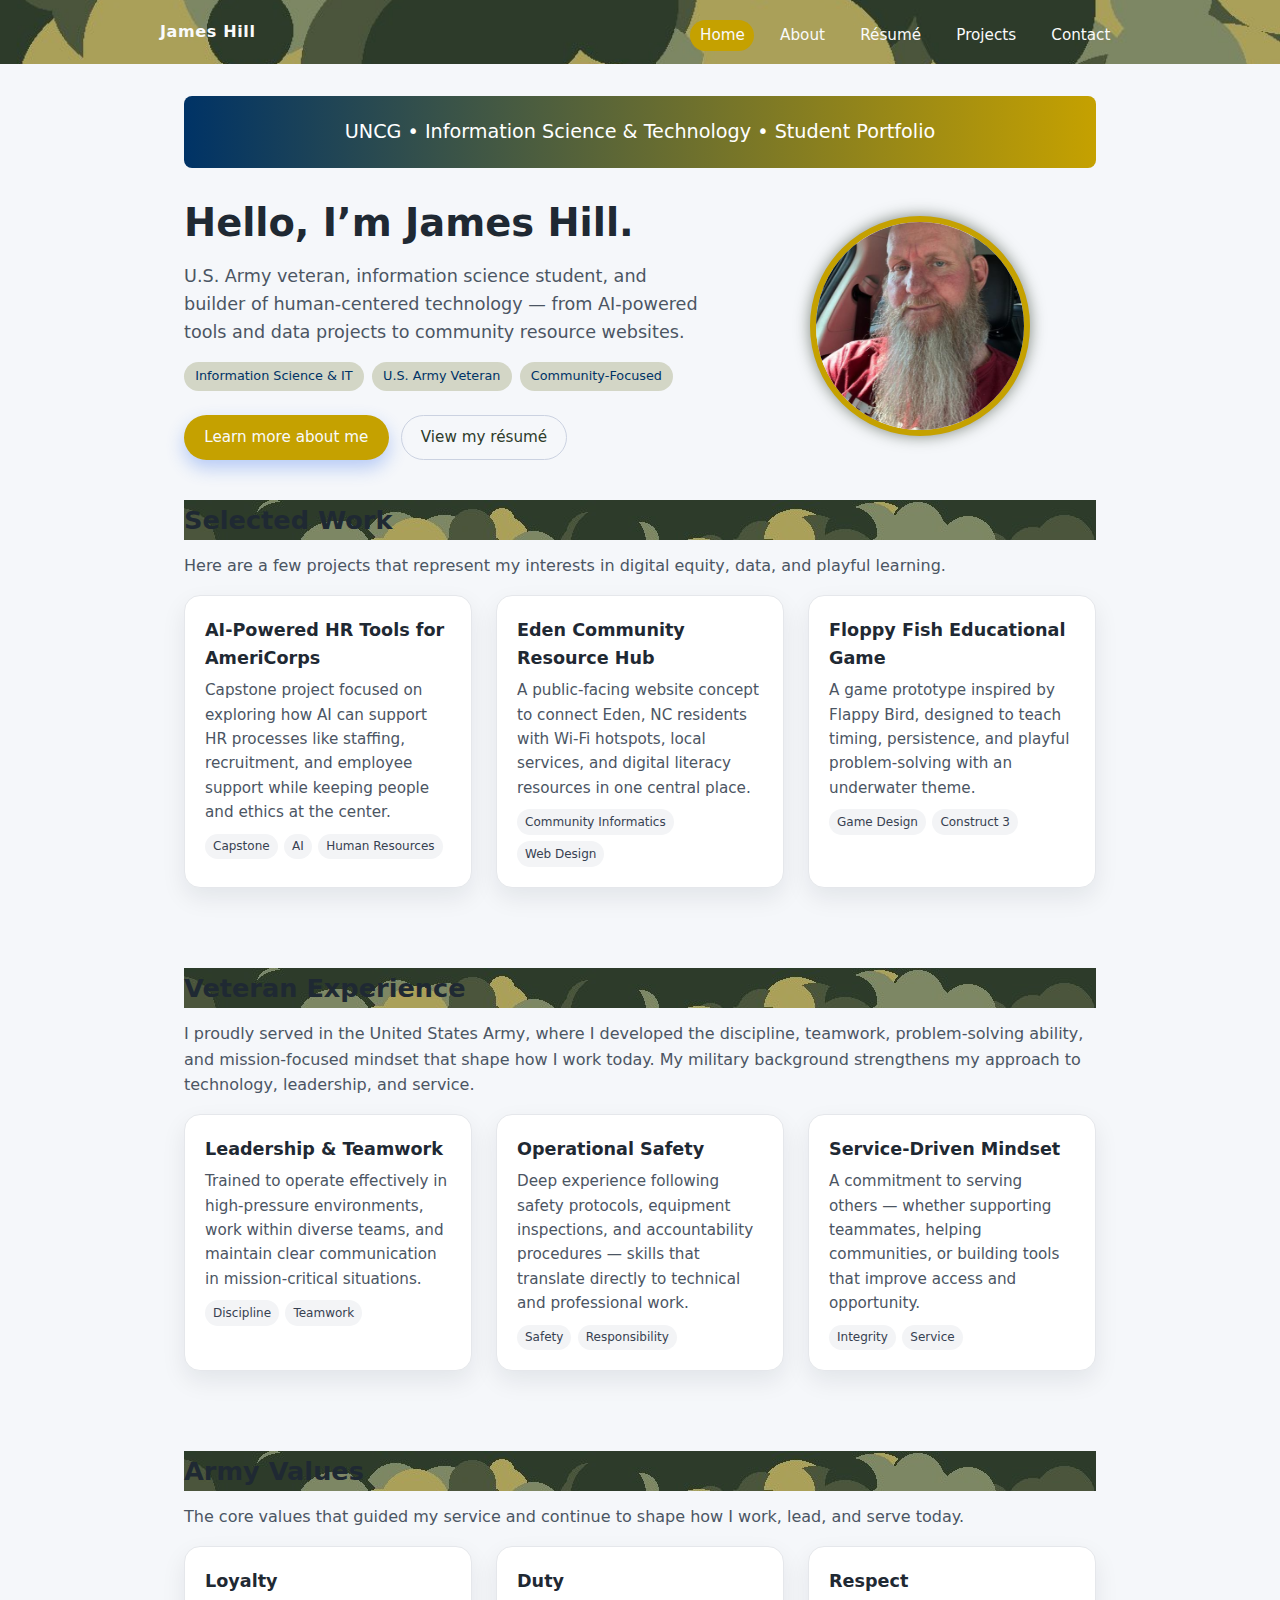
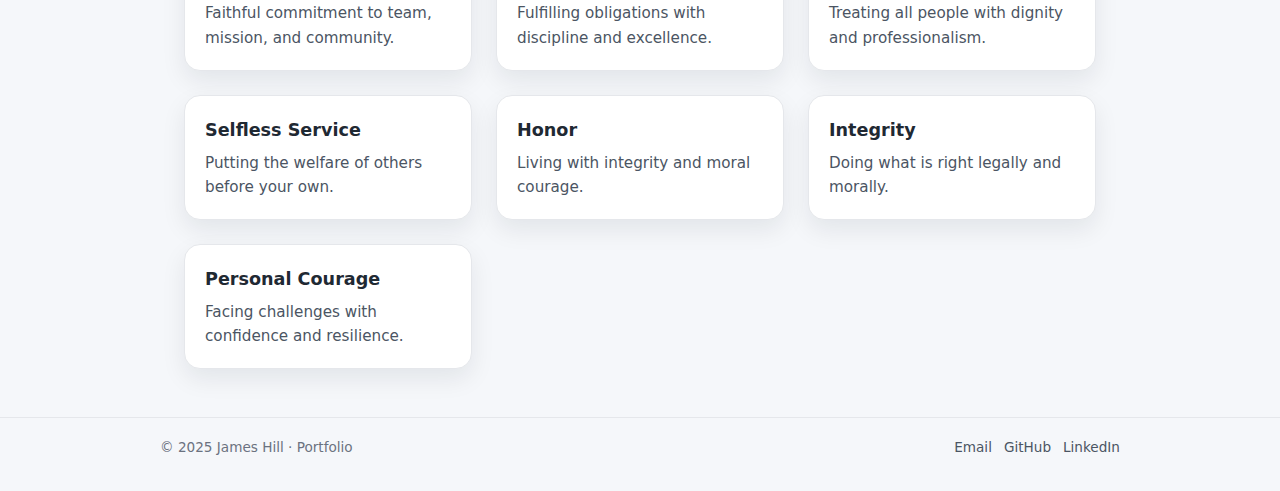
<file: index.html>
<!DOCTYPE html>
<html lang="en">
<head>
  <meta charset="UTF-8">
  <meta name="viewport" content="width=device-width, initial-scale=1.0">
  <title>Home - James Hill</title>
  <link rel="stylesheet" href="style.css">
</head>
<body>
  <header>
    <div class="nav-container">
      <div class="logo">James Hill</div>
      <nav>
        <ul>
          <li><a href="index.html" class="active">Home</a></li><li><a href="about.html" class="">About</a></li><li><a href="resume.html" class="">Résumé</a></li><li><a href="projects.html" class="">Projects</a></li><li><a href="contact.html" class="">Contact</a></li>
        </ul>
      </nav>
    </div>
  </header>
  <main>
<div style="
    background: linear-gradient(90deg, #003366, #C5A100);
    padding: 1.3rem;
    color: white;
    text-align: center;
    font-size: 1.2rem;
    margin-bottom: 1.5rem;
    border-radius: 0.5rem;">
  UNCG • Information Science & Technology • Student Portfolio
</div>


    <section class="hero">
      <div class="hero-text">
        <h1>Hello, I’m James Hill.</h1>
        <p class="lead">
          U.S. Army veteran, information science student, and builder of human‑centered technology —
          from AI‑powered tools and data projects to community resource websites.
        </p>
        <div class="badges">
          <span class="badge">Information Science &amp; IT</span>
          <span class="badge">U.S. Army Veteran</span>
          <span class="badge">Community‑Focused</span>
        </div>
        <div class="hero-actions">
          <a href="about.html" class="btn btn-primary">Learn more about me</a>
          <a href="resume.html" class="btn btn-outline">View my résumé</a>
        </div>
      </div>
      <div class="hero-avatar">
        <img src="assets/avatar.jpg" alt="Avatar of James Hill">
      </div>
    </section>

    <section class="section">
      <h2>Selected Work</h2>
      <p>Here are a few projects that represent my interests in digital equity, data, and playful learning.</p>

      <div class="card-grid">
        <article class="card">
          <h3>AI‑Powered HR Tools for AmeriCorps</h3>
          <p>
            Capstone project focused on exploring how AI can support HR processes like staffing,
            recruitment, and employee support while keeping people and ethics at the center.
          </p>
          <div class="tag-row">
            <span class="tag">Capstone</span>
            <span class="tag">AI</span>
            <span class="tag">Human Resources</span>
          </div>
        </article>

        <article class="card">
          <h3>Eden Community Resource Hub</h3>
          <p>
            A public‑facing website concept to connect Eden, NC residents with Wi‑Fi hotspots,
            local services, and digital literacy resources in one central place.
          </p>
          <div class="tag-row">
            <span class="tag">Community Informatics</span>
            <span class="tag">Web Design</span>
          </div>
        </article>

        <article class="card">
          <h3>Floppy Fish Educational Game</h3>
          <p>
            A game prototype inspired by Flappy Bird, designed to teach timing,
            persistence, and playful problem‑solving with an underwater theme.
          </p>
          <div class="tag-row">
            <span class="tag">Game Design</span>
            <span class="tag">Construct 3</span>
          </div>
        </article>
      </div>
    </section>

  
<section class="section">
  <h2>Veteran Experience</h2>
  <p>
    I proudly served in the United States Army, where I developed the discipline, teamwork,
    problem‑solving ability, and mission‑focused mindset that shape how I work today.
    My military background strengthens my approach to technology, leadership, and service.
  </p>
  <div class="card-grid">
    <article class="card">
      <h3>Leadership & Teamwork</h3>
      <p>
        Trained to operate effectively in high‑pressure environments, work within diverse teams,
        and maintain clear communication in mission‑critical situations.
      </p>
      <div class="tag-row"><span class="tag">Discipline</span><span class="tag">Teamwork</span></div>
    </article>
    <article class="card">
      <h3>Operational Safety</h3>
      <p>
        Deep experience following safety protocols, equipment inspections, and accountability
        procedures — skills that translate directly to technical and professional work.
      </p>
      <div class="tag-row"><span class="tag">Safety</span><span class="tag">Responsibility</span></div>
    </article>
    <article class="card">
      <h3>Service‑Driven Mindset</h3>
      <p>
        A commitment to serving others — whether supporting teammates, helping communities,
        or building tools that improve access and opportunity.
      </p>
      <div class="tag-row"><span class="tag">Integrity</span><span class="tag">Service</span></div>
    </article>
  </div>
</section>


<div class="section">
  <h2>Army Values</h2>
  <p>The core values that guided my service and continue to shape how I work, lead, and serve today.</p>
  <div class="card-grid">
    <article class="card"><h3>Loyalty</h3><p>Faithful commitment to team, mission, and community.</p></article>
    <article class="card"><h3>Duty</h3><p>Fulfilling obligations with discipline and excellence.</p></article>
    <article class="card"><h3>Respect</h3><p>Treating all people with dignity and professionalism.</p></article>
    <article class="card"><h3>Selfless Service</h3><p>Putting the welfare of others before your own.</p></article>
    <article class="card"><h3>Honor</h3><p>Living with integrity and moral courage.</p></article>
    <article class="card"><h3>Integrity</h3><p>Doing what is right legally and morally.</p></article>
    <article class="card"><h3>Personal Courage</h3><p>Facing challenges with confidence and resilience.</p></article>
  </div>
</div>

</main>
  <footer>
    <div class="footer-inner">
      <div>© 2025 James Hill · Portfolio</div>
      <div class="footer-links">
        <a href="mailto:ywevis74@gmail.com">Email</a>
        <a href="https://github.com/" target="_blank" rel="noopener">GitHub</a>
        <a href="https://www.linkedin.com/" target="_blank" rel="noopener">LinkedIn</a>
      </div>
    </div>
  </footer>
</body>
</html>
</file>
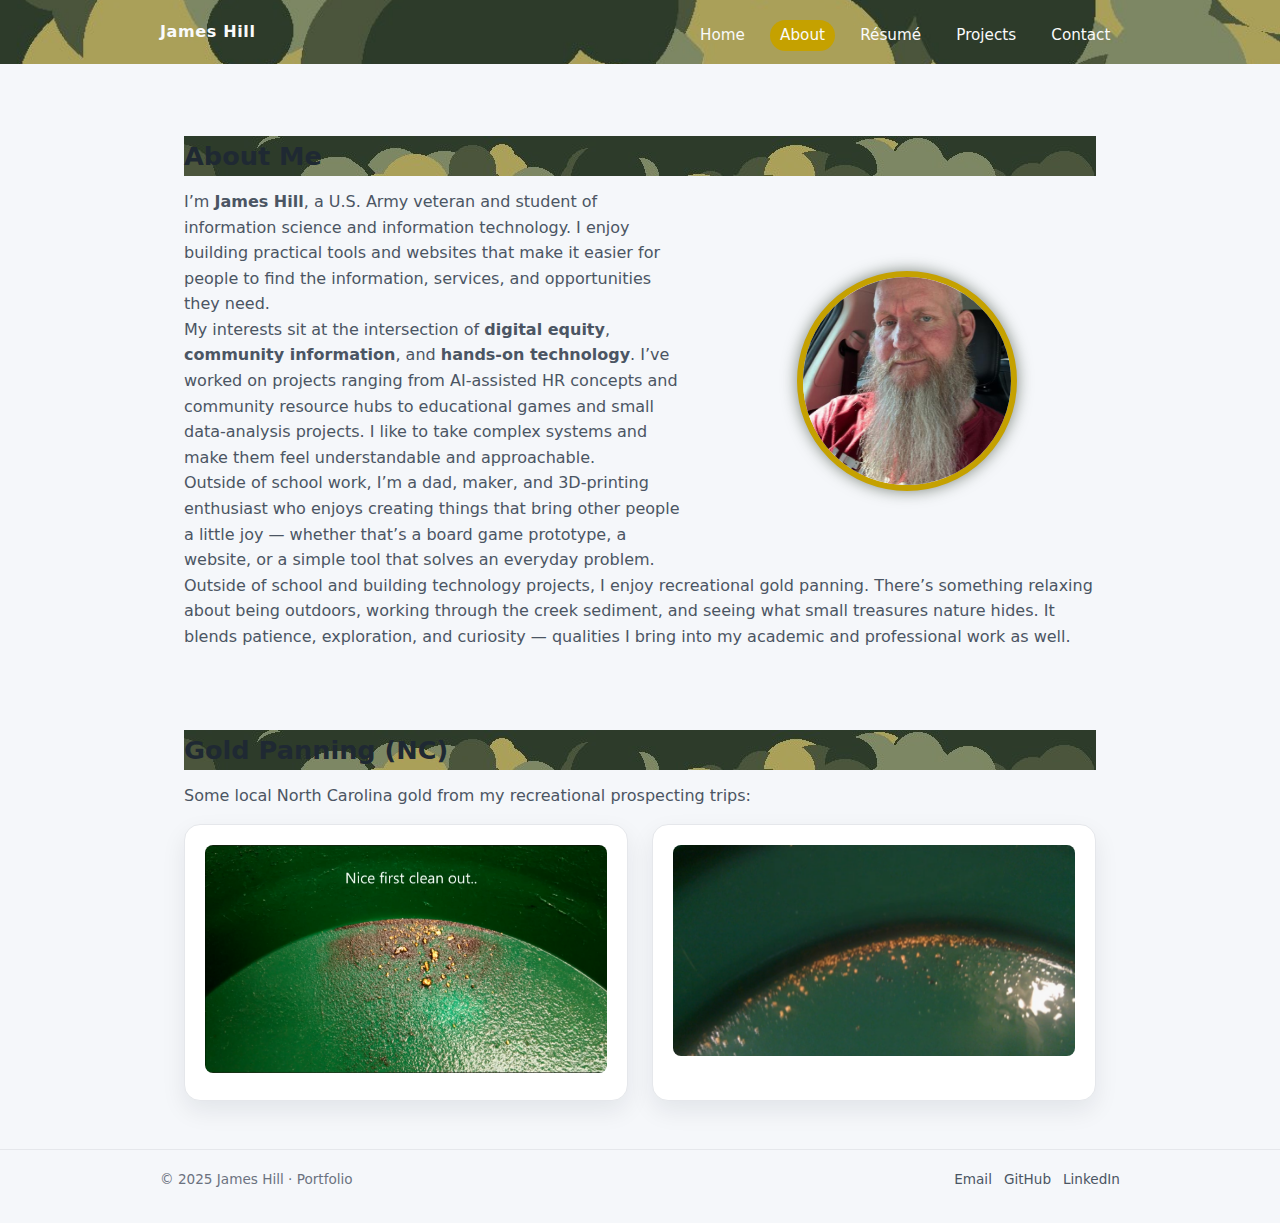
<file: about.html>
<!DOCTYPE html>
<html lang="en">
<head>
  <meta charset="UTF-8">
  <meta name="viewport" content="width=device-width, initial-scale=1.0">
  <title>About - James Hill</title>
  <link rel="stylesheet" href="style.css">
</head>
<body>
  <header>
    <div class="nav-container">
      <div class="logo">James Hill</div>
      <nav>
        <ul>
          <li><a href="index.html" class="">Home</a></li><li><a href="about.html" class="active">About</a></li><li><a href="resume.html" class="">Résumé</a></li><li><a href="projects.html" class="">Projects</a></li><li><a href="contact.html" class="">Contact</a></li>
        </ul>
      </nav>
    </div>
  </header>
  <main>

    <section class="section">
      <h2>About Me</h2>
      <div class="hero" style="grid-template-columns:minmax(0,2fr) minmax(0,1.5fr);">
        <div>
          <p>
            I’m <strong>James Hill</strong>, a U.S. Army veteran and student of information science and
            information technology. I enjoy building practical tools and websites that make it easier
            for people to find the information, services, and opportunities they need.
          </p>
          <p>
            My interests sit at the intersection of <strong>digital equity</strong>, <strong>community
            information</strong>, and <strong>hands‑on technology</strong>. I’ve worked on projects ranging
            from AI‑assisted HR concepts and community resource hubs to educational games and
            small data‑analysis projects. I like to take complex systems and make them feel
            understandable and approachable.
          </p>
          <p>
            Outside of school work, I’m a dad, maker, and 3D‑printing enthusiast who enjoys creating
            things that bring other people a little joy — whether that’s a board game prototype,
            a website, or a simple tool that solves an everyday problem.
          </p>
        </div>
        <div class="hero-avatar">
          <img src="assets/avatar.jpg" alt="Avatar of James Hill">
        </div>
      </div>
    
<p>
  Outside of school and building technology projects, I enjoy recreational gold panning.
  There’s something relaxing about being outdoors, working through the creek sediment,
  and seeing what small treasures nature hides. It blends patience, exploration, and curiosity
  — qualities I bring into my academic and professional work as well.
</p>

</section>
<div class="section">
  <h2>Gold Panning (NC)</h2>
  <p>Some local North Carolina gold from my recreational prospecting trips:</p>
  <div class="card-grid">
    <article class="card">
      <img src="assets/gold1.png" alt="Gold panning photo 1" style="width:100%; border-radius:0.5rem;">
    </article>
    <article class="card">
      <img src="assets/gold2.png" alt="Gold panning photo 2" style="width:100%; border-radius:0.5rem;">
    </article>
  </div>
</div>


  </main>
  <footer>
    <div class="footer-inner">
      <div>© 2025 James Hill · Portfolio</div>
      <div class="footer-links">
        <a href="mailto:ywevis74@gmail.com">Email</a>
        <a href="https://github.com/" target="_blank" rel="noopener">GitHub</a>
        <a href="https://www.linkedin.com/" target="_blank" rel="noopener">LinkedIn</a>
      </div>
    </div>
  </footer>
</body>
</html>
</file>
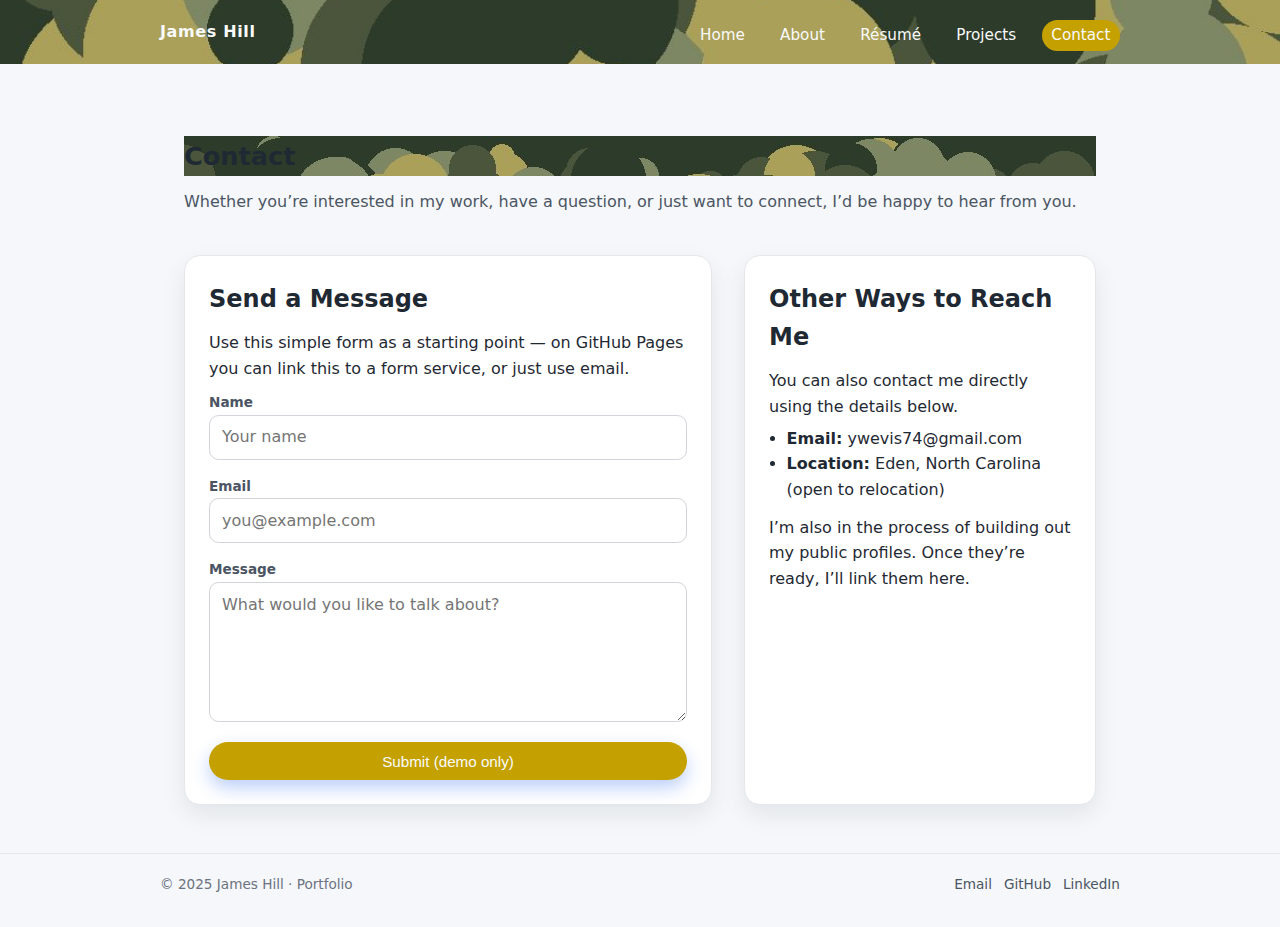
<file: contact.html>
<!DOCTYPE html>
<html lang="en">
<head>
  <meta charset="UTF-8">
  <meta name="viewport" content="width=device-width, initial-scale=1.0">
  <title>Contact - James Hill</title>
  <link rel="stylesheet" href="style.css">
</head>
<body>
  <header>
    <div class="nav-container">
      <div class="logo">James Hill</div>
      <nav>
        <ul>
          <li><a href="index.html" class="">Home</a></li><li><a href="about.html" class="">About</a></li><li><a href="resume.html" class="">Résumé</a></li><li><a href="projects.html" class="">Projects</a></li><li><a href="contact.html" class="active">Contact</a></li>
        </ul>
      </nav>
    </div>
  </header>
  <main>

    <section class="section">
      <h2>Contact</h2>
      <p>
        Whether you’re interested in my work, have a question, or just want to connect,
        I’d be happy to hear from you.
      </p>
    </section>

    <section class="contact-layout">
      <div class="contact-card">
        <h2>Send a Message</h2>
        <p>Use this simple form as a starting point — on GitHub Pages you can link this to a form service, or just use email.</p>
        <form>
          <div>
            <label for="name">Name</label>
            <input id="name" type="text" placeholder="Your name">
          </div>
          <div>
            <label for="email">Email</label>
            <input id="email" type="email" placeholder="you@example.com">
          </div>
          <div>
            <label for="message">Message</label>
            <textarea id="message" placeholder="What would you like to talk about?"></textarea>
          </div>
          <button type="submit" class="btn btn-primary">Submit (demo only)</button>
        </form>
      </div>

      <aside class="info-card">
        <h2>Other Ways to Reach Me</h2>
        <p>You can also contact me directly using the details below.</p>
        <ul>
          <li><strong>Email:</strong> <a href="mailto:ywevis74@gmail.com">ywevis74@gmail.com</a></li>
          <li><strong>Location:</strong> Eden, North Carolina (open to relocation)</li>
        </ul>
        <p style="margin-top:0.75rem;">
          I’m also in the process of building out my public profiles. Once they’re ready,
          I’ll link them here.
        </p>
      </aside>
    </section>

  </main>
  <footer>
    <div class="footer-inner">
      <div>© 2025 James Hill · Portfolio</div>
      <div class="footer-links">
        <a href="mailto:ywevis74@gmail.com">Email</a>
        <a href="https://github.com/" target="_blank" rel="noopener">GitHub</a>
        <a href="https://www.linkedin.com/" target="_blank" rel="noopener">LinkedIn</a>
      </div>
    </div>
  </footer>
</body>
</html>
</file>
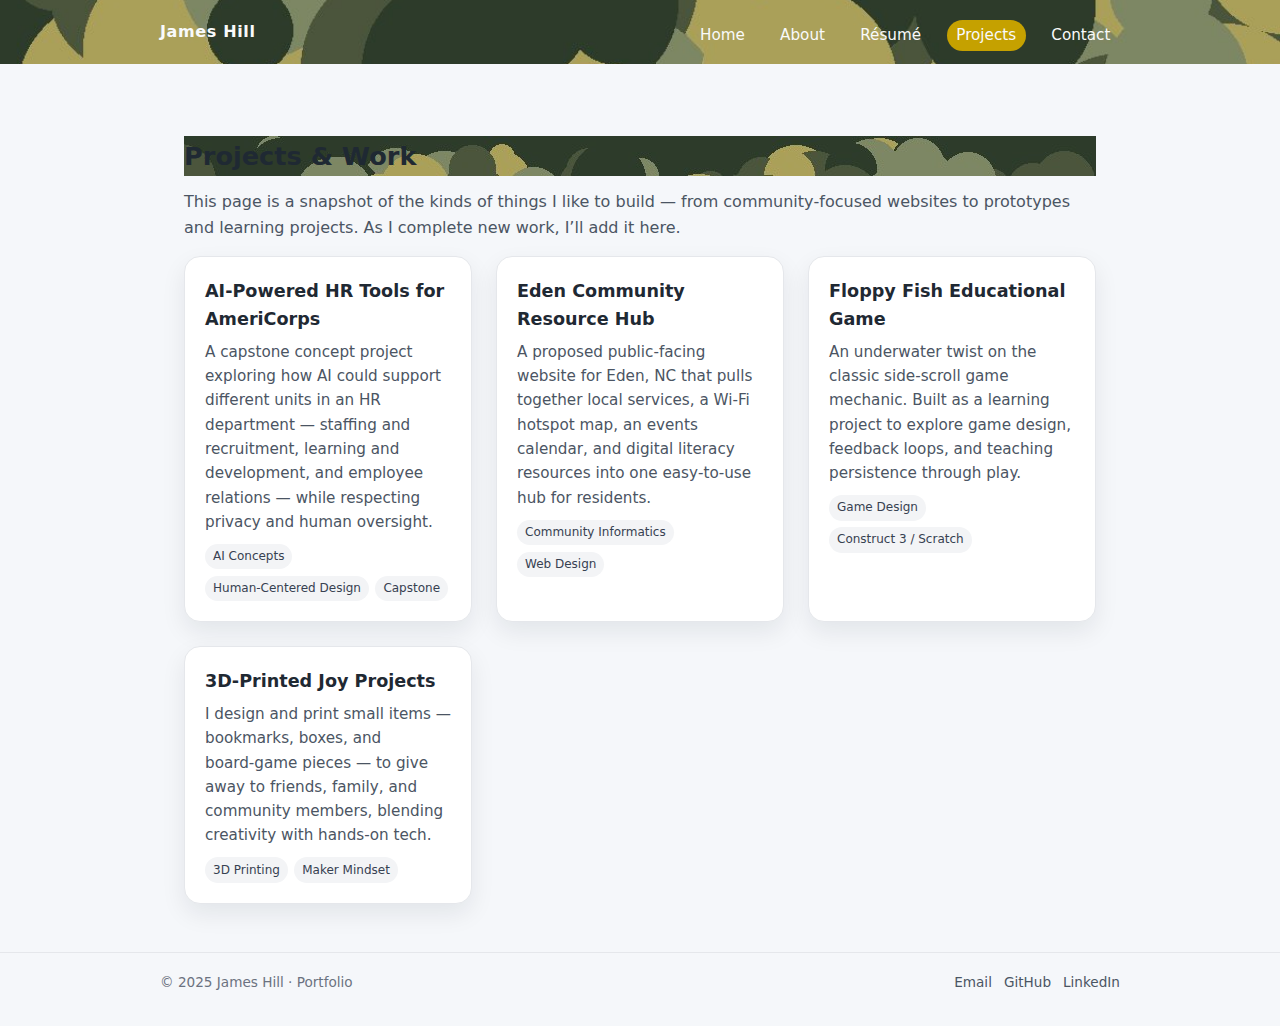
<file: projects.html>
<!DOCTYPE html>
<html lang="en">
<head>
  <meta charset="UTF-8">
  <meta name="viewport" content="width=device-width, initial-scale=1.0">
  <title>Projects - James Hill</title>
  <link rel="stylesheet" href="style.css">
</head>
<body>
  <header>
    <div class="nav-container">
      <div class="logo">James Hill</div>
      <nav>
        <ul>
          <li><a href="index.html" class="">Home</a></li><li><a href="about.html" class="">About</a></li><li><a href="resume.html" class="">Résumé</a></li><li><a href="projects.html" class="active">Projects</a></li><li><a href="contact.html" class="">Contact</a></li>
        </ul>
      </nav>
    </div>
  </header>
  <main>

    <section class="section">
      <h2>Projects &amp; Work</h2>
      <p>
        This page is a snapshot of the kinds of things I like to build — from community‑focused
        websites to prototypes and learning projects. As I complete new work, I’ll add it here.
      </p>

      <div class="card-grid">
        <article class="card">
          <h3>AI‑Powered HR Tools for AmeriCorps</h3>
          <p>
            A capstone concept project exploring how AI could support different units in an HR
            department — staffing and recruitment, learning and development, and employee relations —
            while respecting privacy and human oversight.
          </p>
          <div class="tag-row">
            <span class="tag">AI Concepts</span>
            <span class="tag">Human‑Centered Design</span>
            <span class="tag">Capstone</span>
          </div>
        </article>

        <article class="card">
          <h3>Eden Community Resource Hub</h3>
          <p>
            A proposed public‑facing website for Eden, NC that pulls together local services,
            a Wi‑Fi hotspot map, an events calendar, and digital literacy resources into one
            easy‑to‑use hub for residents.
          </p>
          <div class="tag-row">
            <span class="tag">Community Informatics</span>
            <span class="tag">Web Design</span>
          </div>
        </article>

        <article class="card">
          <h3>Floppy Fish Educational Game</h3>
          <p>
            An underwater twist on the classic side‑scroll game mechanic. Built as a learning
            project to explore game design, feedback loops, and teaching persistence through play.
          </p>
          <div class="tag-row">
            <span class="tag">Game Design</span>
            <span class="tag">Construct 3 / Scratch</span>
          </div>
        </article>

        <article class="card">
          <h3>3D‑Printed Joy Projects</h3>
          <p>
            I design and print small items — bookmarks, boxes, and board‑game pieces — to give
            away to friends, family, and community members, blending creativity with hands‑on tech.
          </p>
          <div class="tag-row">
            <span class="tag">3D Printing</span>
            <span class="tag">Maker Mindset</span>
          </div>
        </article>
      </div>
    </section>

  </main>
  <footer>
    <div class="footer-inner">
      <div>© 2025 James Hill · Portfolio</div>
      <div class="footer-links">
        <a href="mailto:ywevis74@gmail.com">Email</a>
        <a href="https://github.com/" target="_blank" rel="noopener">GitHub</a>
        <a href="https://www.linkedin.com/" target="_blank" rel="noopener">LinkedIn</a>
      </div>
    </div>
  </footer>
</body>
</html>
</file>
<file: style.css>
* {
  box-sizing: border-box;
  margin: 0;
  padding: 0;
}

body {
  font-family: system-ui, -apple-system, BlinkMacSystemFont, "Segoe UI", sans-serif;
  line-height: 1.6;
  color: #1f2933;
  background-color: #f5f7fa;
}

a {
  text-decoration: none;
  color: inherit;
}


header {
  background: url('assets/header_camo.jpg') center/cover no-repeat !important;
  color: #f9fafb;
  padding: 1rem 1.5rem;
  position: sticky;
  top: 0;
  z-index: 10;
}


.nav-container {
  max-width: 960px;
  margin: 0 auto;
  display: flex;
  align-items: center;
  justify-content: space-between;
}

.logo {
  font-weight: 700;
  letter-spacing: 0.04em;
}

nav ul {
  list-style: none;
  display: flex;
  gap: 1rem;
}

nav a {
  padding: 0.4rem 0.6rem;
  border-radius: 999px;
  font-size: 0.95rem;
}

nav a:hover,
nav a.active {
  background: #C5A100;
  color: #f9fafb;
}

main {
  max-width: 960px;
  margin: 2rem auto 3rem;
  padding: 0 1.5rem;
}

.hero {
  display: grid;
  grid-template-columns: minmax(0, 3fr) minmax(0, 2fr);
  gap: 2rem;
  align-items: center;
}

.hero-text h1 {
  font-size: 2.4rem;
  margin-bottom: 0.5rem;
}

.hero-text p.lead {
  font-size: 1.1rem;
  color: #4b5563;
  margin-bottom: 1rem;
}

.badges {
  display: flex;
  flex-wrap: wrap;
  gap: 0.5rem;
  margin-bottom: 1.5rem;
}

.badge {
  background: #D3D6C6;
  color: #003366;
  padding: 0.25rem 0.7rem;
  border-radius: 999px;
  font-size: 0.8rem;
}

.hero-actions {
  display: flex;
  flex-wrap: wrap;
  gap: 0.75rem;
}

.btn {
  display: inline-flex;
  align-items: center;
  justify-content: center;
  padding: 0.6rem 1.2rem;
  border-radius: 999px;
  border: 1px solid transparent;
  font-weight: 500;
  font-size: 0.95rem;
  cursor: pointer;
  transition: transform 0.08s ease, box-shadow 0.08s ease, background 0.08s ease;
}

.btn-primary {
  background: #C5A100;
  color: #f9fafb;
  box-shadow: 0 8px 18px rgba(37, 99, 235, 0.3);
}

.btn-outline {
  background: transparent;
  color: #2D3B2A;
  border-color: #cbd2e1;
}

.btn:hover {
  transform: translateY(-1px);
  box-shadow: 0 10px 22px rgba(15, 23, 42, 0.18);
}

.hero-avatar {
  display: flex;
  justify-content: center;
}

.hero-avatar img {
  width: 220px;
  height: 220px;
  border-radius: 999px;
  object-fit: cover;
  border: 4px solid #e5e7eb;
  box-shadow: 0 14px 40px rgba(15, 23, 42, 0.28);
  background: #2D3B2A;
}

.section {
  margin-bottom: 2.5rem;
}

.section h2 {
  font-size: 1.6rem;
  margin-bottom: 0.75rem;
}

.section p {
  color: #4b5563;
}

.card-grid {
  display: grid;
  grid-template-columns: repeat(auto-fit, minmax(260px, 1fr));
  gap: 1.5rem;
  margin-top: 1rem;
}

.card {
  background: #ffffff;
  border-radius: 1rem;
  padding: 1.25rem;
  box-shadow: 0 10px 25px rgba(15, 23, 42, 0.08);
  border: 1px solid #e5e7eb;
}

.card h3 {
  margin-bottom: 0.4rem;
  font-size: 1.1rem;
}

.card p {
  font-size: 0.95rem;
}

.tag-row {
  display: flex;
  flex-wrap: wrap;
  gap: 0.4rem;
  margin-top: 0.6rem;
}

.tag {
  font-size: 0.75rem;
  padding: 0.2rem 0.5rem;
  border-radius: 999px;
  background: #f3f4f6;
  color: #374151;
}

.resume-section {
  background: #ffffff;
  border-radius: 1rem;
  padding: 1.5rem;
  box-shadow: 0 10px 25px rgba(15, 23, 42, 0.08);
  border: 1px solid #e5e7eb;
}

.resume-
header {
  background: url('assets/header_camo.jpg') center/cover no-repeat !important;
  color: #f9fafb;
  padding: 1rem 1.5rem;
  position: sticky;
  top: 0;
  z-index: 10;
}


.resume-header h1 {
  font-size: 1.6rem;
}

.resume-header p {
  font-size: 0.95rem;
  color: #4b5563;
}

.resume-meta {
  font-size: 0.9rem;
  color: #6b7280;
}

.resume-block {
  margin-bottom: 1.4rem;
}

.resume-block h2 {
  font-size: 1.1rem;
  margin-bottom: 0.5rem;
}

.job {
  margin-bottom: 0.9rem;
}

.job-title {
  font-weight: 600;
}

.job-meta {
  font-size: 0.9rem;
  color: #6b7280;
}

ul {
  margin-left: 1.1rem;
  margin-top: 0.4rem;
}

.contact-layout {
  display: grid;
  grid-template-columns: minmax(0, 3fr) minmax(0, 2fr);
  gap: 2rem;
}

.contact-card,
.info-card {
  background: #ffffff;
  border-radius: 1rem;
  padding: 1.5rem;
  box-shadow: 0 10px 25px rgba(15, 23, 42, 0.08);
  border: 1px solid #e5e7eb;
}

.contact-card h2,
.info-card h2 {
  margin-bottom: 0.75rem;
}

.contact-card form {
  display: grid;
  gap: 0.8rem;
  margin-top: 0.5rem;
}

label {
  font-size: 0.85rem;
  font-weight: 600;
  color: #4b5563;
}

input,
textarea {
  width: 100%;
  padding: 0.55rem 0.75rem;
  border-radius: 0.6rem;
  border: 1px solid #d1d5db;
  font: inherit;
}

input:focus,
textarea:focus {
  outline: 2px solid #C5A100;
  border-color: transparent;
}

textarea {
  min-height: 140px;
  resize: vertical;
}

footer {
  border-top: 1px solid #e5e7eb;
  padding: 1.2rem 1.5rem 2rem;
  color: #6b7280;
  font-size: 0.85rem;
}

.footer-inner {
  max-width: 960px;
  margin: 0 auto;
  display: flex;
  flex-wrap: wrap;
  justify-content: space-between;
  gap: 0.75rem;
}

.footer-links {
  display: flex;
  gap: 0.75rem;
}

.footer-links a {
  color: #4b5563;
}

@media (max-width: 720px) {
  .hero {
    grid-template-columns: 1fr;
    text-align: left;
  }

  .hero-avatar {
    order: -1;
  }

  .contact-layout {
    grid-template-columns: 1fr;
  }

  
header {
  background: url('assets/header_camo.jpg') center/cover no-repeat !important;
  color: #f9fafb;
  padding: 1rem 1.5rem;
  position: sticky;
  top: 0;
  z-index: 10;
}


  nav ul {
    gap: 0.5rem;
    flex-wrap: wrap;
  }
}


.hero-avatar img {
    border: 6px solid #C5A100 !important;  /* gold border */
    box-shadow: 0 0 15px rgba(45, 59, 42, 0.6); /* army green glow */
}


/* Accent camo bar between sections */
.section {
    border-top: 40px solid transparent;
    background-image: url('assets/accent_bar.jpg');
    background-repeat: repeat-x;
    background-position: top;
}

footer {
  border-top: 1px solid #e5e7eb;
  padding: 1.2rem 1.5rem 2rem;
  color: #6b7280;
  font-size: 0.85rem;
}

footer a { color: inherit; }


/* Military Tech Resume Theme */
.military-tech {
  background: #1b1f1a url("assets/header_camo.jpg") top/cover no-repeat;
  padding: 2rem;
  border-radius: 12px;
  box-shadow: 0 0 25px rgba(0,0,0,0.4);
}
.tech-header {
  text-align: center;
  padding: 1.5rem;
  background: linear-gradient(90deg, #2d3b2a, #3f4a3b);
  border-radius: 10px;
  color: #f4f4f4;
  border: 2px solid #c5a100;
}
.tech-name { font-size: 2.2rem; font-weight: 700; color: #c5a100; }
.tech-subtitle { font-size: 1.1rem; }
.mission-card {
  background: rgba(35, 40, 32, 0.95);
  border-left: 5px solid #c5a100;
  border-radius: 10px;
  padding: 1.5rem;
  margin: 1.8rem 0;
  color: #e6e6e6;
}
.mission-title { font-size: 1.3rem; color: #c5a100; }
.rank-divider {
  width: 100%;
  height: 12px;
  background: repeating-linear-gradient(
    45deg, #c5a100, #c5a100 10px, #2d3b2a 10px, #2d3b2a 20px );
  margin: 2rem 0;
  border-radius: 4px;
}
.job-title { font-weight: 600; color: #f4f4f4; }
.job-meta { color: #c5a100; margin-bottom: .5rem; }

/* Fix unreadable header text for resume page */
.tech-header {
  background: rgba(20, 25, 20, 0.82) !important;
  backdrop-filter: blur(6px);
  -webkit-backdrop-filter: blur(6px);
  border-radius: 12px;
}

/* Make subtitle + contact info readable */
.tech-header p,
.tech-header a {
  color: #f2f2f2 !important;
  font-weight: 500;
  text-shadow: 0 0 6px rgba(0,0,0,0.85);
}

/* Brighten the gold title */
.tech-name {
  color: #FFD447 !important;
}
</file>
